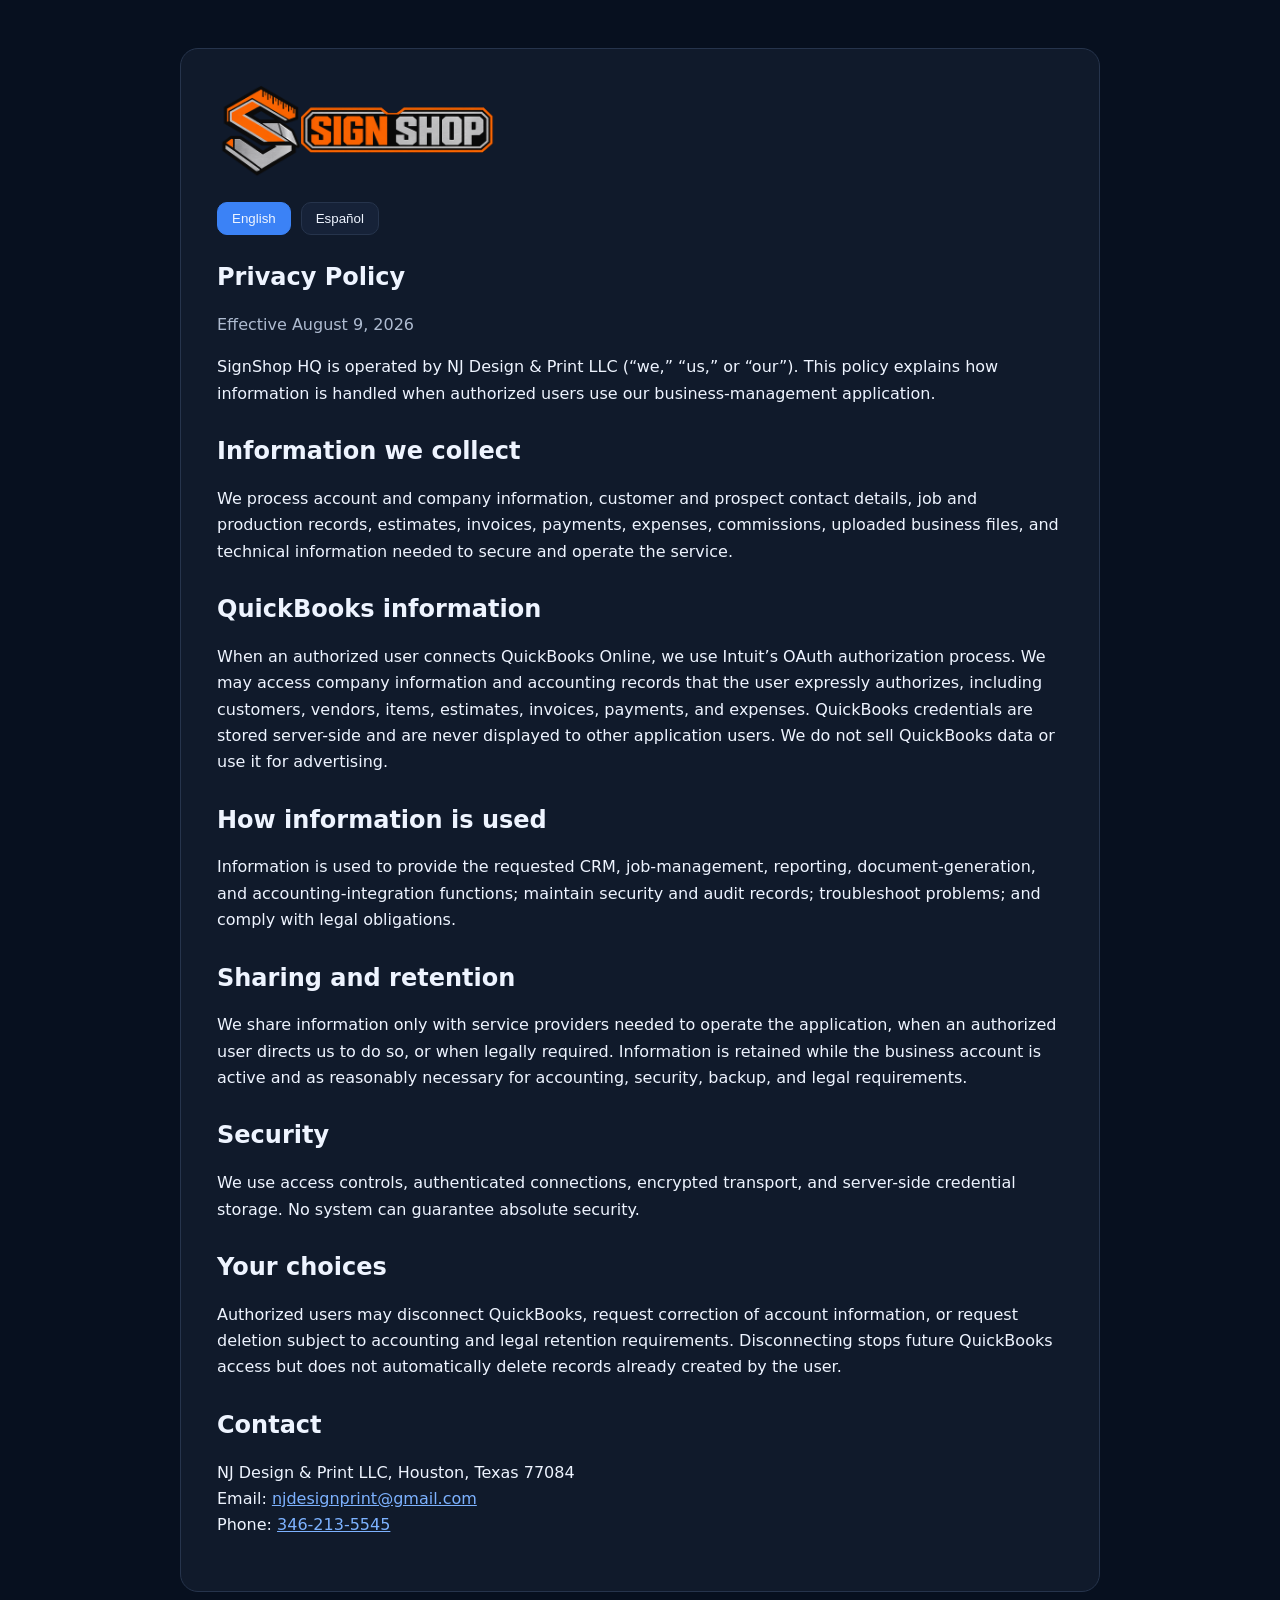
<file: privacy.html>
<!doctype html>
<html lang="en">
<head>
  <meta charset="utf-8">
  <meta name="viewport" content="width=device-width,initial-scale=1">
  <title>Privacy Policy | SignShop HQ</title>
  <link rel="icon" href="assets/images/favicon.ico?v=20260823-official-1" sizes="any">
  <style>
    :root{color-scheme:dark;--bg:#07101f;--card:#101a2b;--text:#eef4ff;--muted:#aebbd0;--brand:#3b82f6;--line:#26344c}*{box-sizing:border-box}body{margin:0;background:var(--bg);color:var(--text);font:16px/1.65 system-ui,-apple-system,Segoe UI,sans-serif}main{width:min(920px,calc(100% - 32px));margin:48px auto;padding:36px;background:var(--card);border:1px solid var(--line);border-radius:18px}.policy-brand{display:flex;align-items:center;gap:12px;margin-bottom:24px;font-weight:900;letter-spacing:.06em;text-transform:uppercase}.policy-brand img{width:46px;height:46px}.policy-brand span span{color:var(--brand)}h1,h2{line-height:1.2}h2{margin-top:30px}a{color:#7db2ff}.muted{color:var(--muted)}.lang{display:flex;gap:10px;margin-bottom:28px}.lang button{border:1px solid var(--line);border-radius:10px;padding:8px 14px;background:#162238;color:var(--text);cursor:pointer}.lang button.active{background:var(--brand);border-color:var(--brand)}[data-lang]{display:none}[data-lang].active{display:block}@media(max-width:600px){main{margin:16px auto;padding:22px}}
  </style>
  <style>.policy-brand img{width:min(280px,100%);height:auto;max-height:94px;object-fit:contain;object-position:left center}</style>
</head>
<body><main>
  <div class="policy-brand"><img src="assets/images/signshop-header.png?v=20260823-official-1" alt="SignShop HQ"></div>
  <div class="lang"><button id="enBtn" type="button">English</button><button id="esBtn" type="button">Español</button></div>
  <article data-lang="en">
    <h1>Privacy Policy</h1><p class="muted">Effective August 9, 2026</p>
    <p>SignShop HQ is operated by NJ Design & Print LLC (“we,” “us,” or “our”). This policy explains how information is handled when authorized users use our business-management application.</p>
    <h2>Information we collect</h2><p>We process account and company information, customer and prospect contact details, job and production records, estimates, invoices, payments, expenses, commissions, uploaded business files, and technical information needed to secure and operate the service.</p>
    <h2>QuickBooks information</h2><p>When an authorized user connects QuickBooks Online, we use Intuit’s OAuth authorization process. We may access company information and accounting records that the user expressly authorizes, including customers, vendors, items, estimates, invoices, payments, and expenses. QuickBooks credentials are stored server-side and are never displayed to other application users. We do not sell QuickBooks data or use it for advertising.</p>
    <h2>How information is used</h2><p>Information is used to provide the requested CRM, job-management, reporting, document-generation, and accounting-integration functions; maintain security and audit records; troubleshoot problems; and comply with legal obligations.</p>
    <h2>Sharing and retention</h2><p>We share information only with service providers needed to operate the application, when an authorized user directs us to do so, or when legally required. Information is retained while the business account is active and as reasonably necessary for accounting, security, backup, and legal requirements.</p>
    <h2>Security</h2><p>We use access controls, authenticated connections, encrypted transport, and server-side credential storage. No system can guarantee absolute security.</p>
    <h2>Your choices</h2><p>Authorized users may disconnect QuickBooks, request correction of account information, or request deletion subject to accounting and legal retention requirements. Disconnecting stops future QuickBooks access but does not automatically delete records already created by the user.</p>
    <h2>Contact</h2><p>NJ Design & Print LLC, Houston, Texas 77084<br>Email: <a href="mailto:njdesignprint@gmail.com">njdesignprint@gmail.com</a><br>Phone: <a href="tel:+13462135545">346-213-5545</a></p>
  </article>
  <article data-lang="es">
    <h1>Política de privacidad</h1><p class="muted">Vigente desde el 9 de agosto de 2026</p>
    <p>SignShop HQ es operado por NJ Design & Print LLC (“nosotros”). Esta política explica cómo se maneja la información cuando usuarios autorizados utilizan nuestra aplicación de gestión empresarial.</p>
    <h2>Información que recopilamos</h2><p>Procesamos información de la cuenta y la empresa, datos de contacto de clientes y prospectos, trabajos y producción, estimados, facturas, pagos, gastos, comisiones, archivos empresariales cargados e información técnica necesaria para proteger y operar el servicio.</p>
    <h2>Información de QuickBooks</h2><p>Cuando un usuario autorizado conecta QuickBooks Online, usamos la autorización OAuth de Intuit. Podemos acceder a la información de la compañía y los registros contables autorizados expresamente por el usuario, incluidos clientes, proveedores, artículos, estimados, facturas, pagos y gastos. Las credenciales se guardan en el servidor y nunca se muestran a otros usuarios. No vendemos datos de QuickBooks ni los usamos para publicidad.</p>
    <h2>Cómo usamos la información</h2><p>La información se usa para brindar las funciones solicitadas de CRM, gestión de trabajos, informes, documentos e integración contable; mantener la seguridad y auditoría; resolver problemas y cumplir obligaciones legales.</p>
    <h2>Divulgación y conservación</h2><p>Solo compartimos información con proveedores necesarios para operar la aplicación, cuando lo indique un usuario autorizado o cuando la ley lo requiera. Conservamos la información mientras la cuenta esté activa y según sea razonablemente necesario para fines contables, seguridad, copias de respaldo y obligaciones legales.</p>
    <h2>Seguridad</h2><p>Usamos controles de acceso, conexiones autenticadas, transporte cifrado y almacenamiento de credenciales en el servidor. Ningún sistema puede garantizar seguridad absoluta.</p>
    <h2>Sus opciones</h2><p>Los usuarios autorizados pueden desconectar QuickBooks, solicitar la corrección de datos o pedir su eliminación, sujeta a los requisitos legales y contables. Desconectar impide el acceso futuro a QuickBooks, pero no elimina automáticamente registros creados anteriormente.</p>
    <h2>Contacto</h2><p>NJ Design & Print LLC, Houston, Texas 77084<br>Correo: <a href="mailto:njdesignprint@gmail.com">njdesignprint@gmail.com</a><br>Teléfono: <a href="tel:+13462135545">346-213-5545</a></p>
  </article>
</main><script src="legal-language.js"></script></body></html>
</file>
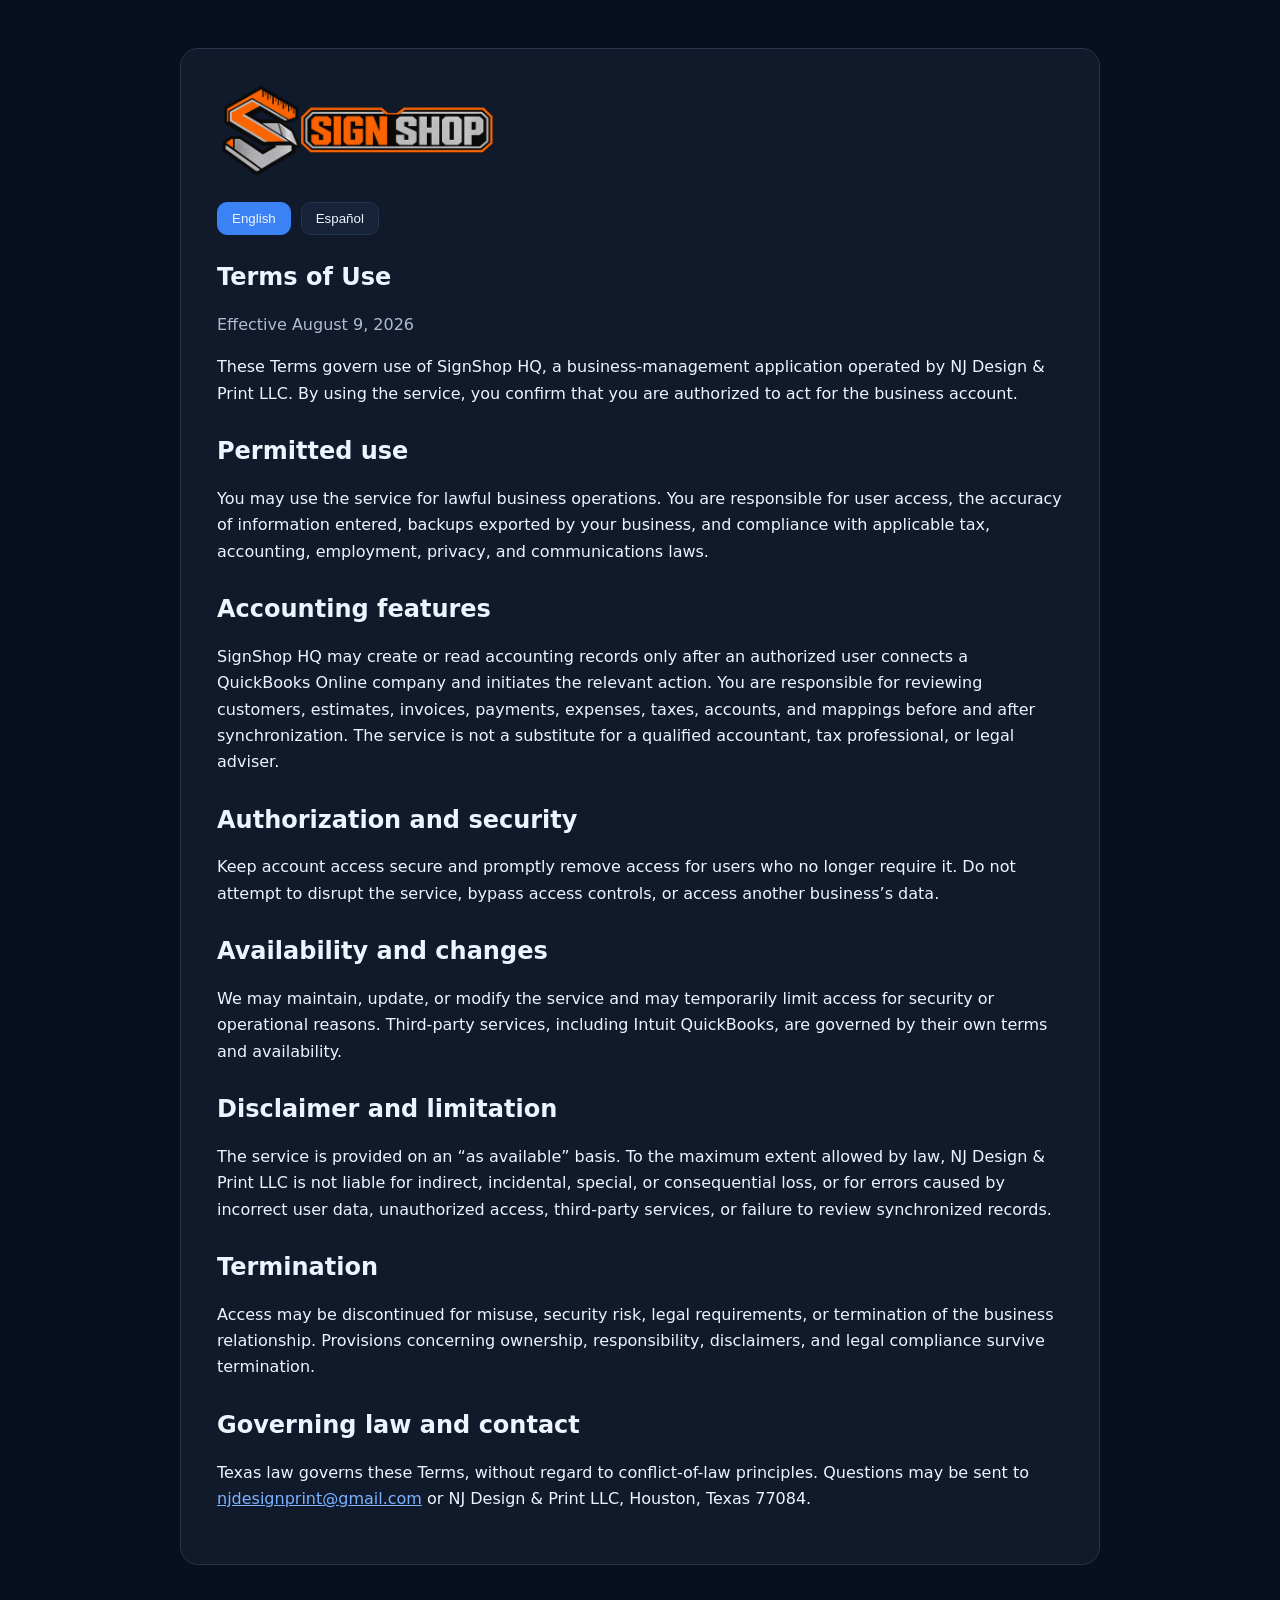
<file: terms.html>
<!doctype html>
<html lang="en">
<head>
  <meta charset="utf-8">
  <meta name="viewport" content="width=device-width,initial-scale=1">
  <title>Terms of Use | SignShop HQ</title>
  <link rel="icon" href="assets/images/favicon.ico?v=20260823-official-1" sizes="any">
  <style>
    :root{color-scheme:dark;--bg:#07101f;--card:#101a2b;--text:#eef4ff;--muted:#aebbd0;--brand:#3b82f6;--line:#26344c}*{box-sizing:border-box}body{margin:0;background:var(--bg);color:var(--text);font:16px/1.65 system-ui,-apple-system,Segoe UI,sans-serif}main{width:min(920px,calc(100% - 32px));margin:48px auto;padding:36px;background:var(--card);border:1px solid var(--line);border-radius:18px}.policy-brand{display:flex;align-items:center;gap:12px;margin-bottom:24px;font-weight:900;letter-spacing:.06em;text-transform:uppercase}.policy-brand img{width:46px;height:46px}.policy-brand span span{color:var(--brand)}h1,h2{line-height:1.2}h2{margin-top:30px}a{color:#7db2ff}.muted{color:var(--muted)}.lang{display:flex;gap:10px;margin-bottom:28px}.lang button{border:1px solid var(--line);border-radius:10px;padding:8px 14px;background:#162238;color:var(--text);cursor:pointer}.lang button.active{background:var(--brand);border-color:var(--brand)}[data-lang]{display:none}[data-lang].active{display:block}@media(max-width:600px){main{margin:16px auto;padding:22px}}
  </style>
  <style>.policy-brand img{width:min(280px,100%);height:auto;max-height:94px;object-fit:contain;object-position:left center}</style>
</head>
<body><main>
  <div class="policy-brand"><img src="assets/images/signshop-header.png?v=20260823-official-1" alt="SignShop HQ"></div>
  <div class="lang"><button id="enBtn" type="button">English</button><button id="esBtn" type="button">Español</button></div>
  <article data-lang="en">
    <h1>Terms of Use</h1><p class="muted">Effective August 9, 2026</p>
    <p>These Terms govern use of SignShop HQ, a business-management application operated by NJ Design & Print LLC. By using the service, you confirm that you are authorized to act for the business account.</p>
    <h2>Permitted use</h2><p>You may use the service for lawful business operations. You are responsible for user access, the accuracy of information entered, backups exported by your business, and compliance with applicable tax, accounting, employment, privacy, and communications laws.</p>
    <h2>Accounting features</h2><p>SignShop HQ may create or read accounting records only after an authorized user connects a QuickBooks Online company and initiates the relevant action. You are responsible for reviewing customers, estimates, invoices, payments, expenses, taxes, accounts, and mappings before and after synchronization. The service is not a substitute for a qualified accountant, tax professional, or legal adviser.</p>
    <h2>Authorization and security</h2><p>Keep account access secure and promptly remove access for users who no longer require it. Do not attempt to disrupt the service, bypass access controls, or access another business’s data.</p>
    <h2>Availability and changes</h2><p>We may maintain, update, or modify the service and may temporarily limit access for security or operational reasons. Third-party services, including Intuit QuickBooks, are governed by their own terms and availability.</p>
    <h2>Disclaimer and limitation</h2><p>The service is provided on an “as available” basis. To the maximum extent allowed by law, NJ Design & Print LLC is not liable for indirect, incidental, special, or consequential loss, or for errors caused by incorrect user data, unauthorized access, third-party services, or failure to review synchronized records.</p>
    <h2>Termination</h2><p>Access may be discontinued for misuse, security risk, legal requirements, or termination of the business relationship. Provisions concerning ownership, responsibility, disclaimers, and legal compliance survive termination.</p>
    <h2>Governing law and contact</h2><p>Texas law governs these Terms, without regard to conflict-of-law principles. Questions may be sent to <a href="mailto:njdesignprint@gmail.com">njdesignprint@gmail.com</a> or NJ Design & Print LLC, Houston, Texas 77084.</p>
  </article>
  <article data-lang="es">
    <h1>Términos de uso</h1><p class="muted">Vigentes desde el 9 de agosto de 2026</p>
    <p>Estos Términos regulan el uso de SignShop HQ, una aplicación de gestión empresarial operada por NJ Design & Print LLC. Al utilizar el servicio, confirma que está autorizado para actuar en nombre de la cuenta empresarial.</p>
    <h2>Uso permitido</h2><p>Puede usar el servicio para operaciones comerciales legales. Usted es responsable del acceso de usuarios, la exactitud de la información ingresada, las copias exportadas por su empresa y el cumplimiento de las leyes aplicables de impuestos, contabilidad, empleo, privacidad y comunicaciones.</p>
    <h2>Funciones contables</h2><p>SignShop HQ puede crear o consultar registros contables únicamente después de que un usuario autorizado conecte una compañía de QuickBooks Online e inicie la acción correspondiente. Usted debe revisar clientes, estimados, facturas, pagos, gastos, impuestos, cuentas y correspondencias antes y después de sincronizar. El servicio no sustituye a un contador, profesional tributario o asesor legal calificado.</p>
    <h2>Autorización y seguridad</h2><p>Mantenga seguro el acceso y elimine rápidamente a los usuarios que ya no lo necesiten. No intente interrumpir el servicio, evadir controles de acceso ni acceder a datos de otra empresa.</p>
    <h2>Disponibilidad y cambios</h2><p>Podemos mantener, actualizar o modificar el servicio y limitar temporalmente el acceso por seguridad u operación. Los servicios de terceros, incluido Intuit QuickBooks, se rigen por sus propios términos y disponibilidad.</p>
    <h2>Exención y limitación</h2><p>El servicio se ofrece “según disponibilidad”. Hasta el máximo permitido por la ley, NJ Design & Print LLC no responde por pérdidas indirectas, incidentales, especiales o consecuentes, ni por errores causados por datos incorrectos, acceso no autorizado, servicios de terceros o falta de revisión de registros sincronizados.</p>
    <h2>Terminación</h2><p>El acceso puede terminar por uso indebido, riesgo de seguridad, requisitos legales o finalización de la relación comercial. Las disposiciones sobre propiedad, responsabilidad, exenciones y cumplimiento legal continuarán vigentes.</p>
    <h2>Ley aplicable y contacto</h2><p>Las leyes de Texas rigen estos Términos. Envíe preguntas a <a href="mailto:njdesignprint@gmail.com">njdesignprint@gmail.com</a> o a NJ Design & Print LLC, Houston, Texas 77084.</p>
  </article>
</main><script src="legal-language.js"></script></body></html>
</file>
